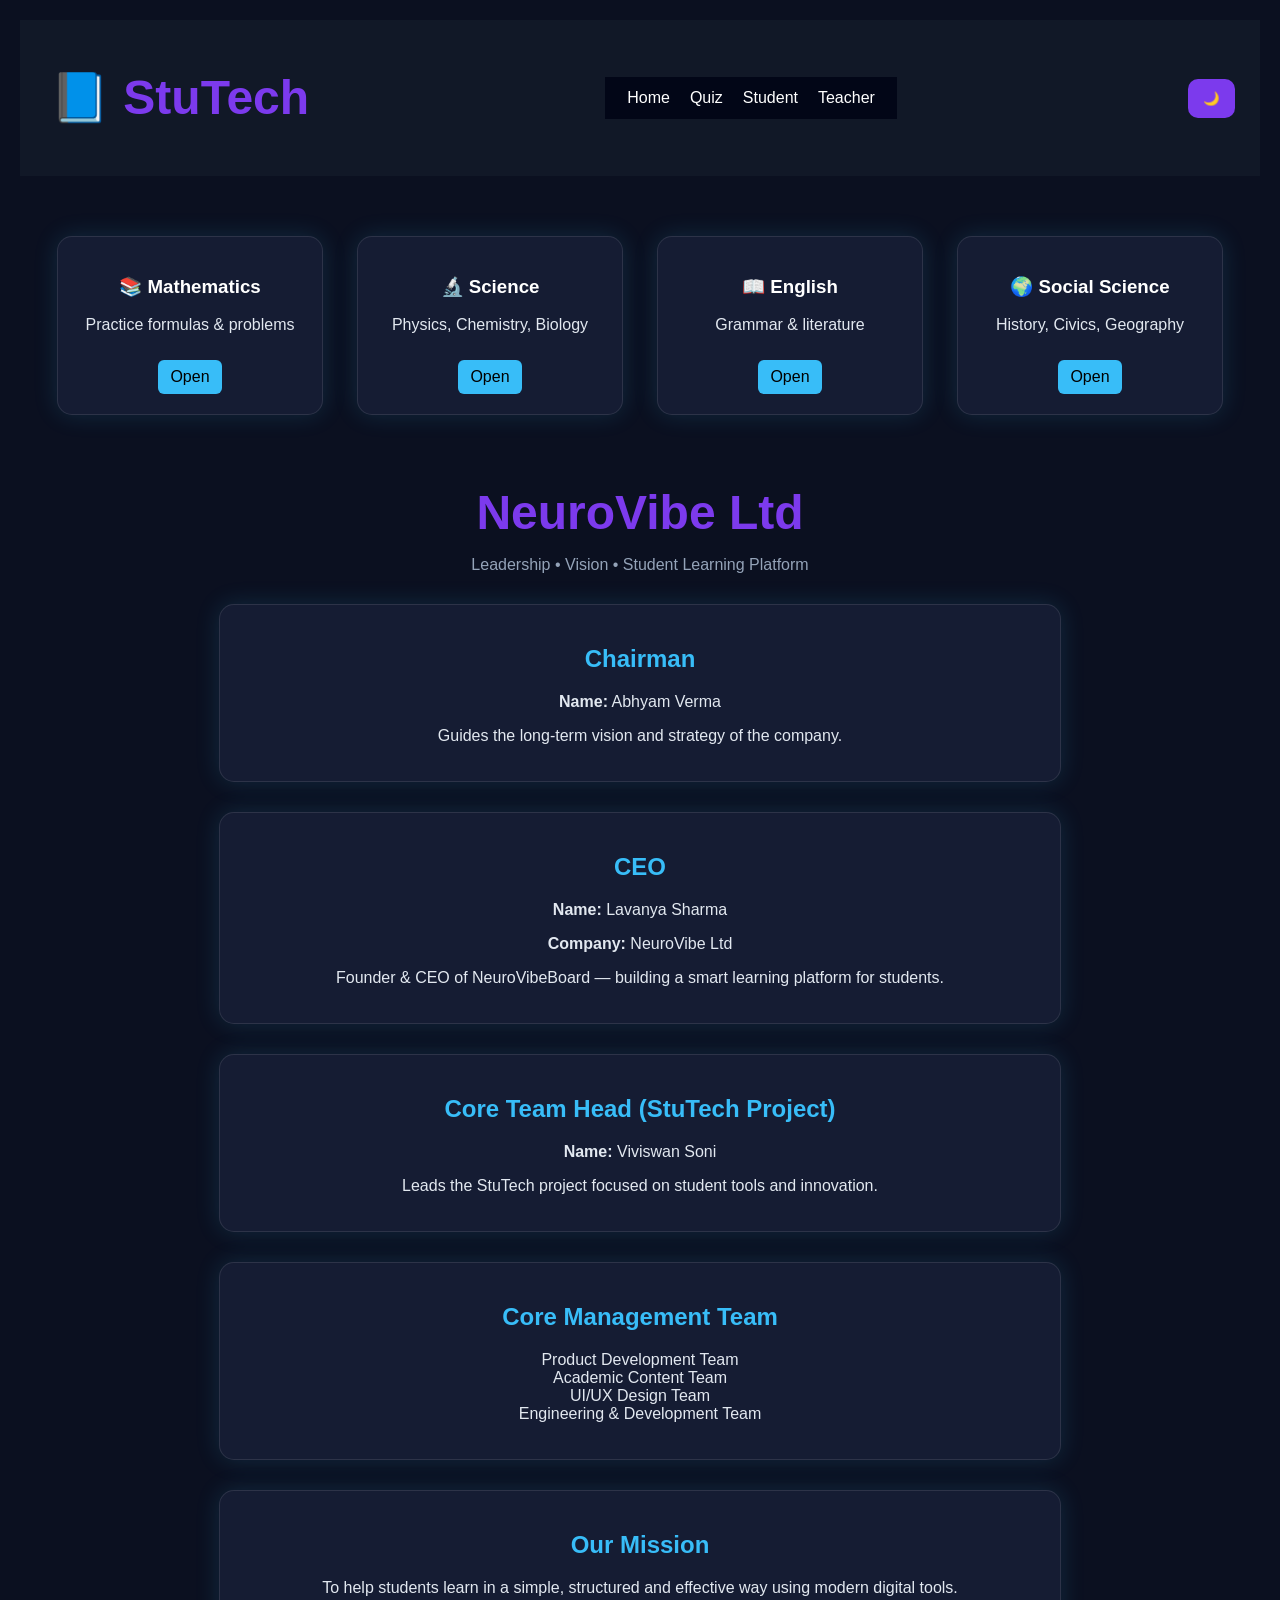
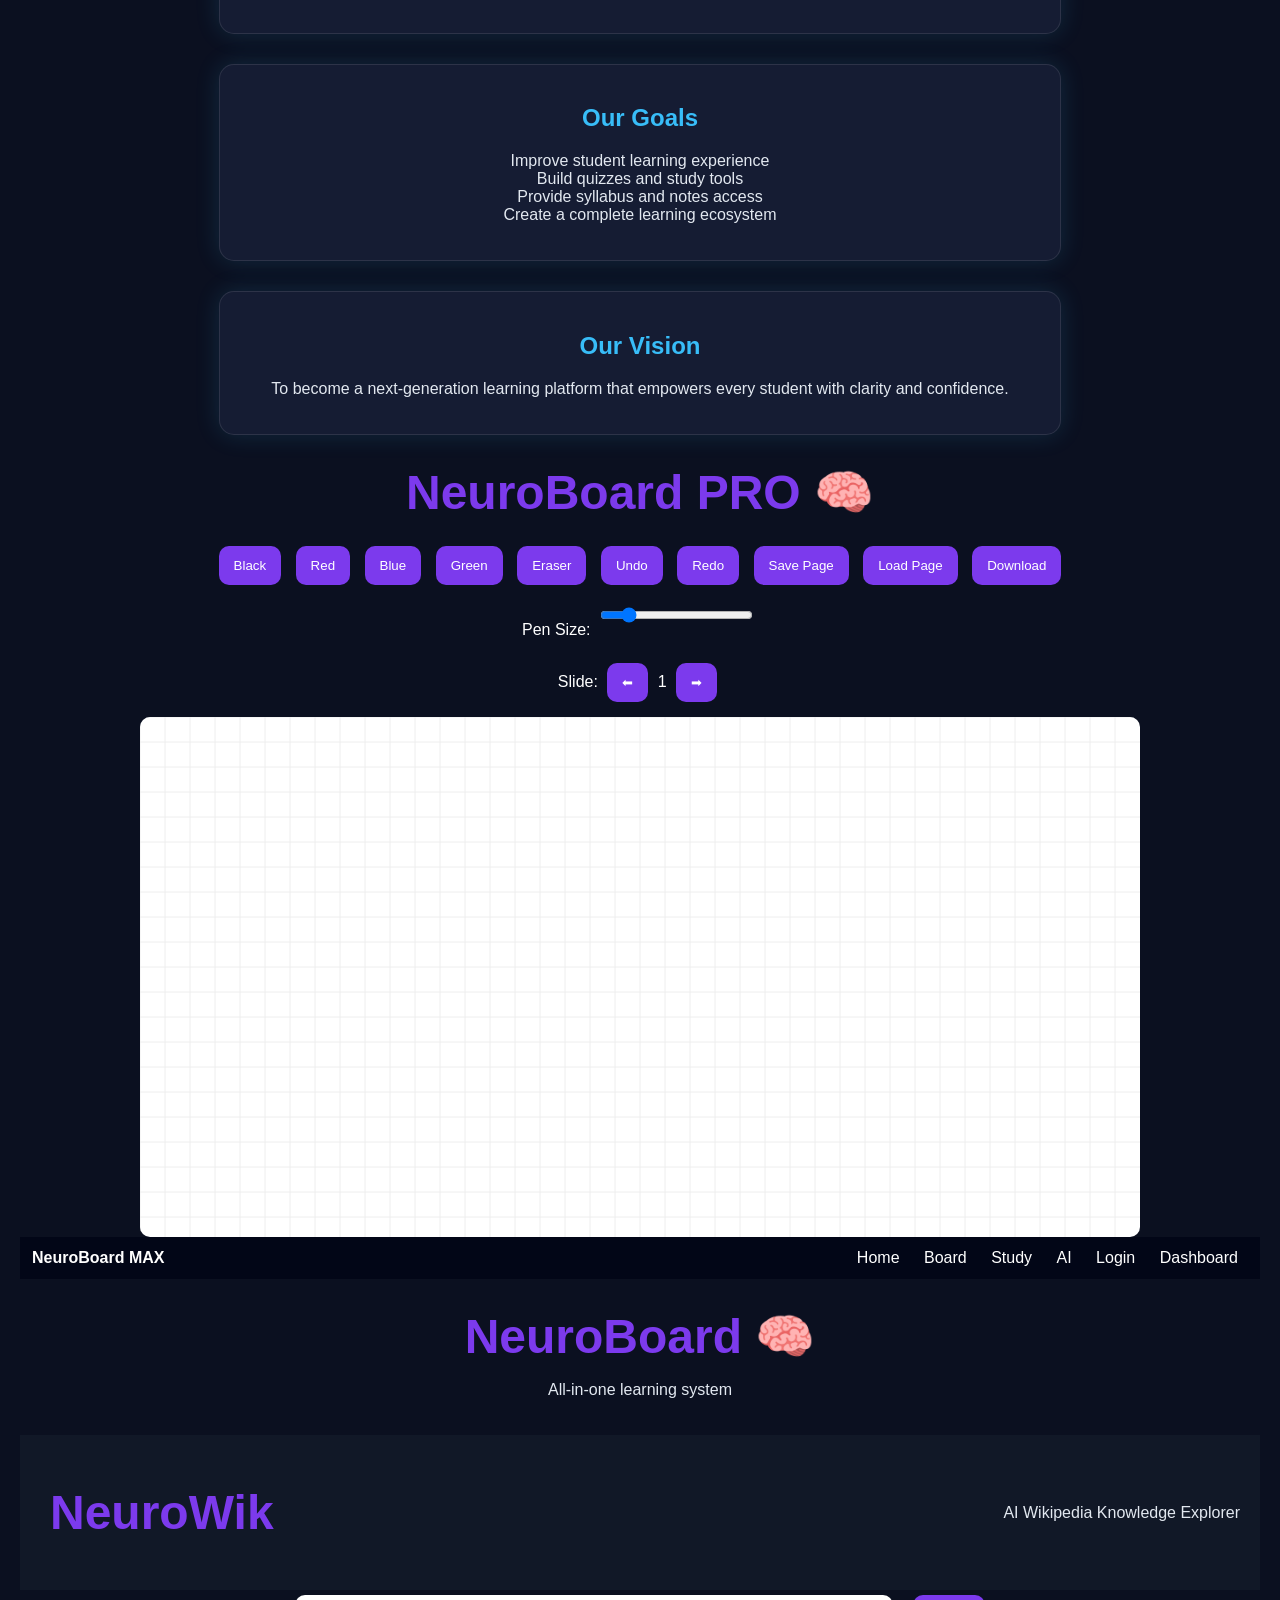
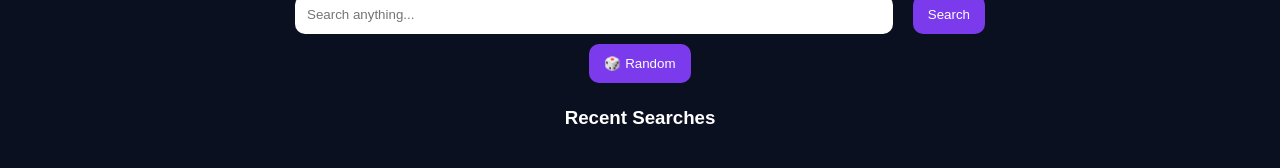
<file: index.html>
<!DOCTYPE html>
<html lang="en">
<head>
<meta charset="UTF-8">
<meta name="viewport" content="width=device-width, initial-scale=1.0">
<title>StuTech - Smart Learning Platform</title>
<link rel="stylesheet" href="style.css">
</head>

<body>

<header>
<h1>📘 StuTech</h1>

<nav>
<a href="index.html">Home</a>
<a href="quiz.html">Quiz</a>
<a href="student.html">Student</a>
<a href="teacher.html">Teacher</a>
</nav>

<button onclick="toggleTheme()">🌙</button>
</header>

<section class="hero">
<h2>Smart Learning for Everyone</h2>
<p>Learn • Practice • Grow</p>
</section>

<section class="cards">

<div class="card">
<h3>📚 Mathematics</h3>
<p>Practice formulas & problems</p>
<a href="maths.html">Open</a>
</div>

<div class="card">
<h3>🔬 Science</h3>
<p>Physics, Chemistry, Biology</p>
<a href="science.html">Open</a>
</div>

<div class="card">
<h3>📖 English</h3>
<p>Grammar & literature</p>
<a href="english.html">Open</a>
</div>

<div class="card">
<h3>🌍 Social Science</h3>
<p>History, Civics, Geography</p>
<a href="sst.html">Open</a>
</div>

</section>

<script src="script.js"></script>
</body>
</html>
<!DOCTYPE html>
<html lang="en">
<head>
<meta charset="UTF-8">
<meta name="viewport" content="width=device-width, initial-scale=1.0">
<title>NeuroVibe Ltd | Management</title>

<style>
body {
  margin: 0;
  font-family: Arial;
  background: radial-gradient(circle at top, #0f172a, #000);
  color: white;
  text-align: center;
  padding: 20px;
}

h1 {
  font-size: 45px;
  margin-top: 20px;
}

.sub {
  color: #94a3b8;
  margin-bottom: 30px;
}

.card {
  background: rgba(255,255,255,0.05);
  border: 1px solid rgba(255,255,255,0.1);
  border-radius: 20px;
  padding: 25px;
  margin: 20px auto;
  width: 80%;
  box-shadow: 0 0 25px rgba(56,189,248,0.15);
  transition: 0.3s;
}

.card:hover {
  transform: scale(1.02);
  box-shadow: 0 0 50px rgba(56,189,248,0.3);
}

h2 {
  color: #38bdf8;
}

p, li {
  color: #e2e8f0;
  font-size: 16px;
}

ul {
  list-style: none;
  padding: 0;
}
</style>

</head>

<body>

<h1>NeuroVibe Ltd</h1>
<p class="sub">Leadership • Vision • Student Learning Platform</p>

<!-- CHAIRMAN -->
<div class="card">
  <h2>Chairman</h2>
  <p><b>Name:</b> Abhyam Verma</p>
  <p>Guides the long-term vision and strategy of the company.</p>
</div>

<!-- CEO -->
<div class="card">
  <h2>CEO</h2>
  <p><b>Name:</b> Lavanya Sharma</p>
  <p><b>Company:</b> NeuroVibe Ltd</p>
  <p>Founder & CEO of NeuroVibeBoard — building a smart learning platform for students.</p>
</div>

<!-- CORE TEAM HEAD -->
<div class="card">
  <h2>Core Team Head (StuTech Project)</h2>
  <p><b>Name:</b> Viviswan Soni</p>
  <p>Leads the StuTech project focused on student tools and innovation.</p>
</div>

<!-- CORE MANAGEMENT -->
<div class="card">
  <h2>Core Management Team</h2>
  <ul>
    <li>Product Development Team</li>
    <li>Academic Content Team</li>
    <li>UI/UX Design Team</li>
    <li>Engineering & Development Team</li>
  </ul>
</div>

<!-- MISSION -->
<div class="card">
  <h2>Our Mission</h2>
  <p>
    To help students learn in a simple, structured and effective way using modern digital tools.
  </p>
</div>

<!-- GOALS -->
<div class="card">
  <h2>Our Goals</h2>
  <ul>
    <li>Improve student learning experience</li>
    <li>Build quizzes and study tools</li>
    <li>Provide syllabus and notes access</li>
    <li>Create a complete learning ecosystem</li>
  </ul>
</div>

<!-- VISION -->
<div class="card">
  <h2>Our Vision</h2>
  <p>
    To become a next-generation learning platform that empowers every student with clarity and confidence.
  </p>
</div>

</body>
</html>
<!DOCTYPE html>
<html>
<head>
<title>NeuroBoard Pro+</title>

<style>
body {
  margin: 0;
  font-family: Arial;
  background: #0f172a;
  color: white;
  text-align: center;
}

h1 { margin: 10px; }

.controls {
  padding: 10px;
}

canvas {
  background: white;
  display: block;
  margin: auto;
  border-radius: 10px;
  touch-action: none;
}

button, input {
  margin: 4px;
  padding: 8px;
  border-radius: 8px;
  border: none;
}
</style>
</head>

<body>

<h1>NeuroBoard PRO 🧠</h1>

<div class="controls">

  <button onclick="setColor('black')">Black</button>
  <button onclick="setColor('red')">Red</button>
  <button onclick="setColor('blue')">Blue</button>
  <button onclick="setColor('green')">Green</button>

  <button onclick="setEraser()">Eraser</button>

  <button onclick="undo()">Undo</button>
  <button onclick="redo()">Redo</button>

  <button onclick="savePage()">Save Page</button>
  <button onclick="loadPage()">Load Page</button>

  <button onclick="download()">Download</button>

  <br>

  Pen Size:
  <input type="range" min="1" max="25" value="3" onchange="setSize(this.value)">

  <br><br>

  Slide:
  <button onclick="prevPage()">⬅</button>
  <span id="pageNum">1</span>
  <button onclick="nextPage()">➡</button>

</div>

<canvas id="board" width="1000" height="520"></canvas>

<script>
let canvas = document.getElementById("board");
let ctx = canvas.getContext("2d");

let drawing = false;
let color = "black";
let size = 3;

let strokes = [];
let redoStack = [];

let pages = {}; // multi-page storage
let currentPage = 1;

function getPageData() {
  return pages[currentPage] || [];
}

function setPageData(data) {
  pages[currentPage] = data;
}

function drawGrid() {
  ctx.clearRect(0,0,canvas.width,canvas.height);
  ctx.strokeStyle = "#eee";

  for(let x=0;x<canvas.width;x+=25){
    ctx.beginPath();
    ctx.moveTo(x,0);
    ctx.lineTo(x,canvas.height);
    ctx.stroke();
  }

  for(let y=0;y<canvas.height;y+=25){
    ctx.beginPath();
    ctx.moveTo(0,y);
    ctx.lineTo(canvas.width,y);
    ctx.stroke();
  }
}

function redraw() {
  drawGrid();

  let data = getPageData();

  for(let s of data){
    ctx.strokeStyle = s.color;
    ctx.lineWidth = s.size;

    ctx.beginPath();
    s.points.forEach((p,i)=>{
      if(i===0) ctx.moveTo(p.x,p.y);
      else ctx.lineTo(p.x,p.y);
    });
    ctx.stroke();
  }
}

canvas.addEventListener("pointerdown",(e)=>{
  drawing = true;
  redoStack = [];

  let stroke = {color,size,points:[]};
  getPageData().push(stroke);

  draw(e);
});

canvas.addEventListener("pointerup",()=>drawing=false);
canvas.addEventListener("pointermove",draw);

function draw(e){
  if(!drawing) return;

  let rect = canvas.getBoundingClientRect();
  let x = e.clientX - rect.left;
  let y = e.clientY - rect.top;

  let page = getPageData();
  let stroke = page[page.length-1];

  stroke.points.push({x,y});
  redraw();
}

/* TOOLS */
function setColor(c){ color=c; }
function setSize(s){ size=s; }

function setEraser(){
  color="white";
  size=20;
}

function undo(){
  let page = getPageData();
  if(page.length>0){
    redoStack.push(page.pop());
    redraw();
  }
}

function redo(){
  let page = getPageData();
  if(redoStack.length>0){
    page.push(redoStack.pop());
    redraw();
  }
}

/* SAVE / LOAD */
function savePage(){
  localStorage.setItem("neuroboard_"+currentPage,
    JSON.stringify(getPageData()));
  alert("Page saved!");
}

function loadPage(){
  let data = localStorage.getItem("neuroboard_"+currentPage);
  if(data){
    pages[currentPage]=JSON.parse(data);
    redraw();
  }
}

/* MULTI PAGE */
function nextPage(){
  currentPage++;
  document.getElementById("pageNum").innerText=currentPage;
  redraw();
}

function prevPage(){
  if(currentPage>1){
    currentPage--;
    document.getElementById("pageNum").innerText=currentPage;
    redraw();
  }
}

/* DOWNLOAD */
function download(){
  let a=document.createElement("a");
  a.download="neuroboard.png";
  a.href=canvas.toDataURL();
  a.click();
}

/* INIT */
redraw();
</script>

</body>
</html>
<!DOCTYPE html>
<html>
<head>
<title>NeuroBoard MAX</title>

<style>
body{
  margin:0;
  font-family:Arial;
  background:#0f172a;
  color:white;
}

nav{
  display:flex;
  justify-content:space-between;
  padding:12px;
  background:#020617;
  position:sticky;
  top:0;
}

nav a{
  color:white;
  margin:0 8px;
  cursor:pointer;
}

section{
  display:none;
  padding:20px;
}

.active{display:block;}

.card{
  background:rgba(255,255,255,0.05);
  padding:15px;
  margin:10px;
  border-radius:10px;
}

/* whiteboard */
canvas{
  background:white;
  display:block;
  margin:auto;
  border-radius:10px;
  touch-action:none;
}

button,input{
  margin:5px;
  padding:8px;
  border-radius:8px;
  border:none;
}
</style>
</head>

<body>

<nav>
  <div><b>NeuroBoard MAX</b></div>
  <div>
    <a onclick="show('home')">Home</a>
    <a onclick="show('board')">Board</a>
    <a onclick="show('study')">Study</a>
    <a onclick="show('bot')">AI</a>
    <a onclick="show('login')">Login</a>
    <a onclick="show('dash')">Dashboard</a>
  </div>
</nav>

<!-- HOME -->
<section id="home" class="active">
  <h1>NeuroBoard 🧠</h1>
  <p>All-in-one learning system</p>
</section>

<!-- STUDY -->
<section id="study">

<h2>Study Materials 📚</h2>

<input onkeyup="search()" id="search" placeholder="Search notes...">

<div id="list">
  <div class="card"><a href="maths.pdf" target="_blank">Maths Notes</a></div>
  <div class="card"><a href="science.pdf" target="_blank">Science Notes</a></div>
  <div class="card"><a href="english.pdf" target="_blank">English Notes</a></div>
</div>

</section>

<!-- WHITEBOARD -->
<section id="board">

<h2>Whiteboard 🧠</h2>

<button onclick="setColor('black')">Black</button>
<button onclick="setColor('red')">Red</button>
<button onclick="setColor('blue')">Blue</button>
<button onclick="setEraser()">Eraser</button>
<button onclick="undo()">Undo</button>
<button onclick="redo()">Redo</button>
<button onclick="clearBoard()">Clear</button>
<button onclick="saveBoard()">Download</button>

<br>
Size:
<input type="range" min="1" max="20" value="3" onchange="size=this.value">

<canvas id="c" width="900" height="450"></canvas>

</section>

<!-- AI BOT -->
<section id="bot">

<h2>Neuro AI 🤖</h2>

<input id="msg" placeholder="Ask anything">
<button onclick="ask()">Ask</button>

<p id="reply"></p>

</section>

<!-- LOGIN -->
<section id="login">

<h2>Login 🔐</h2>

<input id="user" placeholder="Username"><br>
<input id="pass" type="password" placeholder="Password"><br>
<button onclick="login()">Login</button>

</section>

<!-- DASHBOARD -->
<section id="dash">
<h2>Dashboard 📊</h2>
<p id="welcome"></p>
</section>

<script>

/* NAV */
function show(id){
  document.querySelectorAll("section").forEach(s=>s.classList.remove("active"));
  document.getElementById(id).classList.add("active");
}

/* SEARCH */
function search(){
  let q=document.getElementById("search").value.toLowerCase();
  document.querySelectorAll("#list .card").forEach(c=>{
    c.style.display=c.innerText.toLowerCase().includes(q)?"block":"none";
  });
}

/* LOGIN */
function login(){
  let u=document.getElementById("user").value;
  if(!u)return alert("Enter username");
  localStorage.setItem("user",u);
  alert("Welcome "+u);
}

/* DASH */
function updateDash(){
  let u=localStorage.getItem("user");
  document.getElementById("welcome").innerText="Welcome "+u;
}
updateDash();

/* BOT */
function ask(){
  let q=document.getElementById("msg").value.toLowerCase();
  let r="I am learning...";

  if(q.includes("math")) r="Open Maths PDF 📘";
  else if(q.includes("science")) r="Open Science PDF 🔬";
  else if(q.includes("hello")) r="Hello 👋 Student";

  document.getElementById("reply").innerText=r;
}

/* WHITEBOARD */
let c=document.getElementById("c");
let ctx=c.getContext("2d");

let draw=false;
let color="black";
let size=3;

let strokes=[];
let redoStack=[];

c.addEventListener("pointerdown",e=>{
  draw=true;
  strokes.push([]);
});

c.addEventListener("pointerup",()=>draw=false);

c.addEventListener("pointermove",e=>{
  if(!draw)return;

  let r=c.getBoundingClientRect();
  let x=e.clientX-r.left;
  let y=e.clientY-r.top;

  let stroke=strokes[strokes.length-1];
  stroke.push({x,y,color,size});

  redraw();
});

function redraw(){
  ctx.clearRect(0,0,c.width,c.height);

  strokes.forEach(s=>{
    ctx.beginPath();
    for(let i=0;i<s.length;i++){
      ctx.strokeStyle=s[i].color;
      ctx.lineWidth=s[i].size;
      if(i==0) ctx.moveTo(s[i].x,s[i].y);
      else ctx.lineTo(s[i].x,s[i].y);
    }
    ctx.stroke();
  });
}

function setColor(c1){color=c1;}
function setEraser(){color="white";}
function clearBoard(){strokes=[];redraw();}

function undo(){
  redoStack.push(strokes.pop());
  redraw();
}

function redo(){
  if(redoStack.length>0)strokes.push(redoStack.pop());
  redraw();
}

function saveBoard(){
  let a=document.createElement("a");
  a.download="neuroboard.png";
  a.href=c.toDataURL();
  a.click();
}

</script>

</body>
</html>
<!DOCTYPE html>
<html lang="en">
<head>
<meta charset="UTF-8">
<meta name="viewport" content="width=device-width, initial-scale=1.0">
<title>NeuroWik</title>

<link rel="stylesheet" href="style.css">
</head>

<body>

<header>
    <h1>NeuroWik</h1>
    <p>AI Wikipedia Knowledge Explorer</p>
</header>

<div class="search-box">
    <input id="searchInput" placeholder="Search anything...">
    <button onclick="searchWiki()">Search</button>
</div>

<div class="actions">
    <button onclick="randomArticle()">🎲 Random</button>
</div>

<div id="result" class="card" style="display:none;"></div>

<div class="history">
    <h3>Recent Searches</h3>
    <div id="history"></div>
</div>

<script src="script.js"></script>

</body>
</html>
</file>
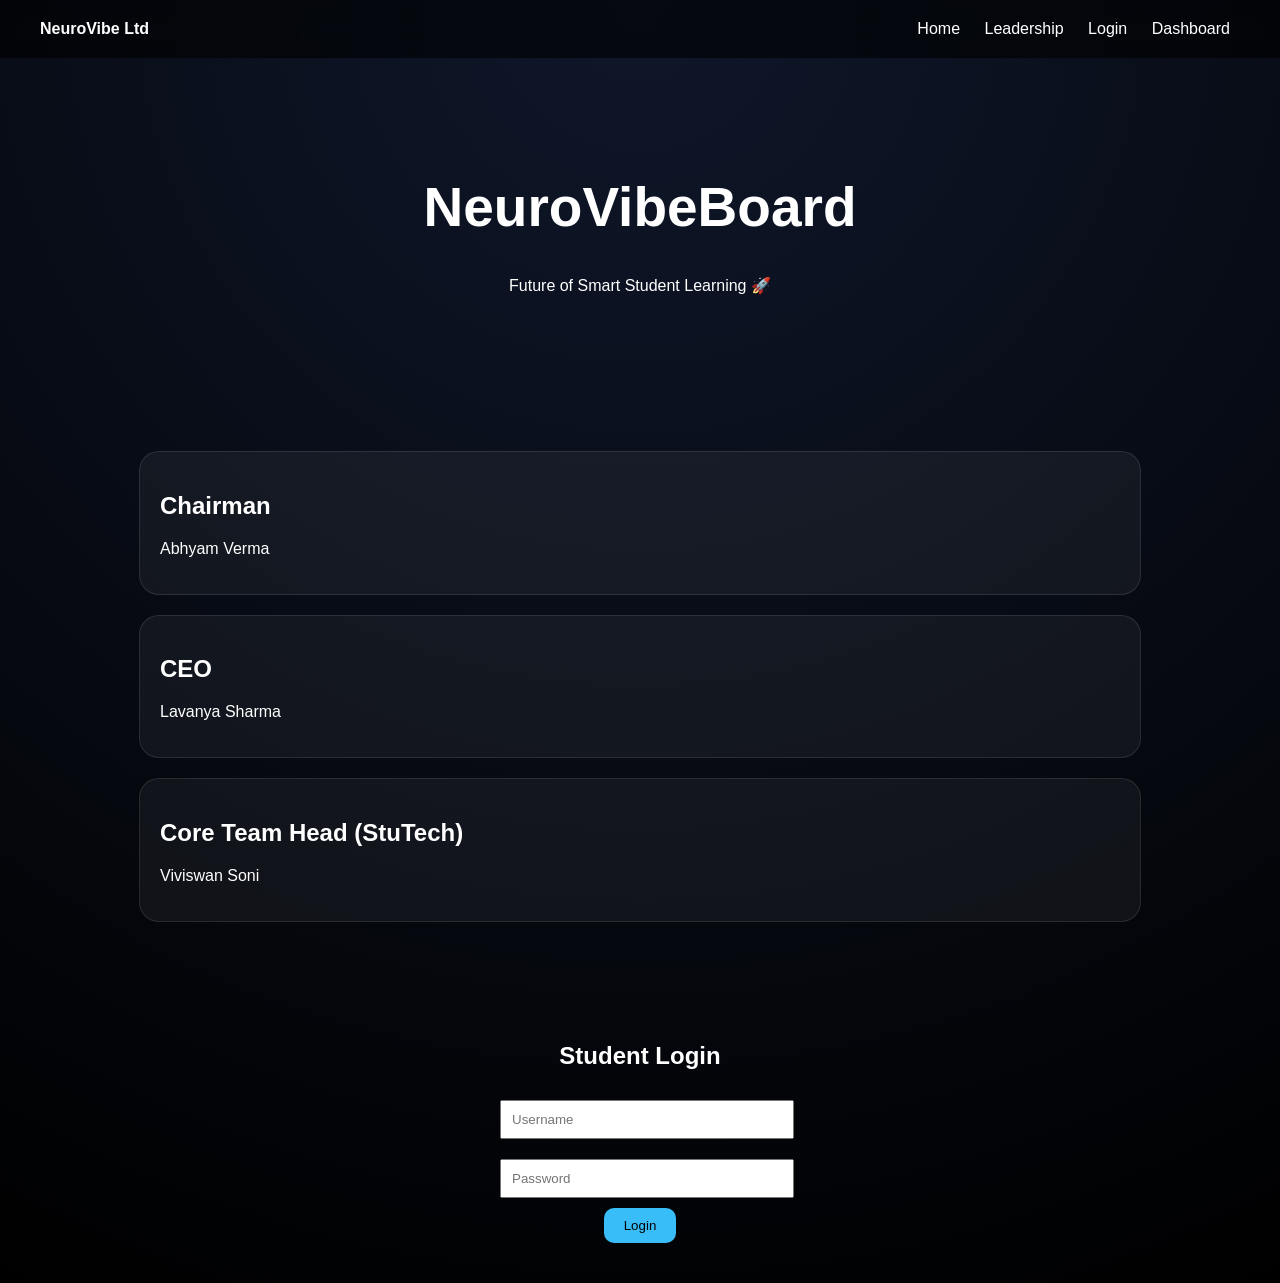
<file: management.html>
<!DOCTYPE html>
<html lang="en">
<head>
<meta charset="UTF-8">
<meta name="viewport" content="width=device-width, initial-scale=1.0">
<title>NeuroVibe Ltd | Future Learning</title>

<style>
body {
  margin: 0;
  font-family: Arial;
  background: radial-gradient(circle at top, #0f172a, #000);
  color: white;
}

/* NAVBAR */
nav {
  display: flex;
  justify-content: space-between;
  padding: 20px 40px;
  background: rgba(0,0,0,0.6);
  position: sticky;
  top: 0;
  backdrop-filter: blur(10px);
}

nav a {
  color: white;
  margin: 0 10px;
  text-decoration: none;
}

nav a:hover {
  color: #38bdf8;
}

/* HERO */
.hero {
  text-align: center;
  padding: 80px 20px;
}

.hero h1 {
  font-size: 55px;
  animation: glow 2s infinite alternate;
}

@keyframes glow {
  from { text-shadow: 0 0 10px #38bdf8; }
  to { text-shadow: 0 0 30px #0ea5e9; }
}

/* CARDS */
.card {
  background: rgba(255,255,255,0.05);
  border: 1px solid rgba(255,255,255,0.1);
  border-radius: 20px;
  padding: 20px;
  margin: 20px auto;
  width: 80%;
}

/* BUTTON */
button {
  padding: 10px 20px;
  border: none;
  background: #38bdf8;
  cursor: pointer;
  border-radius: 10px;
}

/* SECTIONS */
section {
  padding: 40px;
}

/* LOGIN BOX */
.login-box {
  width: 300px;
  margin: auto;
  text-align: center;
}

input {
  width: 90%;
  padding: 10px;
  margin: 10px;
}
</style>

</head>

<body>

<!-- NAVIGATION -->
<nav>
  <div><b>NeuroVibe Ltd</b></div>
  <div>
    <a href="#home">Home</a>
    <a href="#leaders">Leadership</a>
    <a href="#login">Login</a>
    <a href="#dashboard">Dashboard</a>
  </div>
</nav>

<!-- HERO -->
<div class="hero" id="home">
  <h1>NeuroVibeBoard</h1>
  <p>Future of Smart Student Learning 🚀</p>
</div>

<!-- LEADERSHIP -->
<section id="leaders">

<div class="card">
  <h2>Chairman</h2>
  <p>Abhyam Verma</p>
</div>

<div class="card">
  <h2>CEO</h2>
  <p>Lavanya Sharma</p>
</div>

<div class="card">
  <h2>Core Team Head (StuTech)</h2>
  <p>Viviswan Soni</p>
</div>

</section>

<!-- LOGIN -->
<section id="login">

<h2 style="text-align:center;">Student Login</h2>

<div class="login-box">
  <input id="user" placeholder="Username">
  <input id="pass" type="password" placeholder="Password">
  <button onclick="login()">Login</button>
</div>

</section>

<!-- DASHBOARD -->
<section id="dashboard" style="display:none;">

<div class="card">
  <h2>Student Dashboard</h2>
  <p id="welcome"></p>

  <ul>
    <li>📘 Syllabus</li>
    <li>🧠 Quizzes</li>
    <li>📄 Notes</li>
  </ul>
</div>

</section>

<script>
function login() {
  let u = document.getElementById("user").value;

  if (u === "") {
    alert("Enter username");
    return;
  }

  document.getElementById("login").style.display = "none";
  document.getElementById("dashboard").style.display = "block";

  document.getElementById("welcome").innerText =
    "Welcome " + u + " to NeuroVibeBoard 🚀";
}
</script>

</body>
</html>
</file>
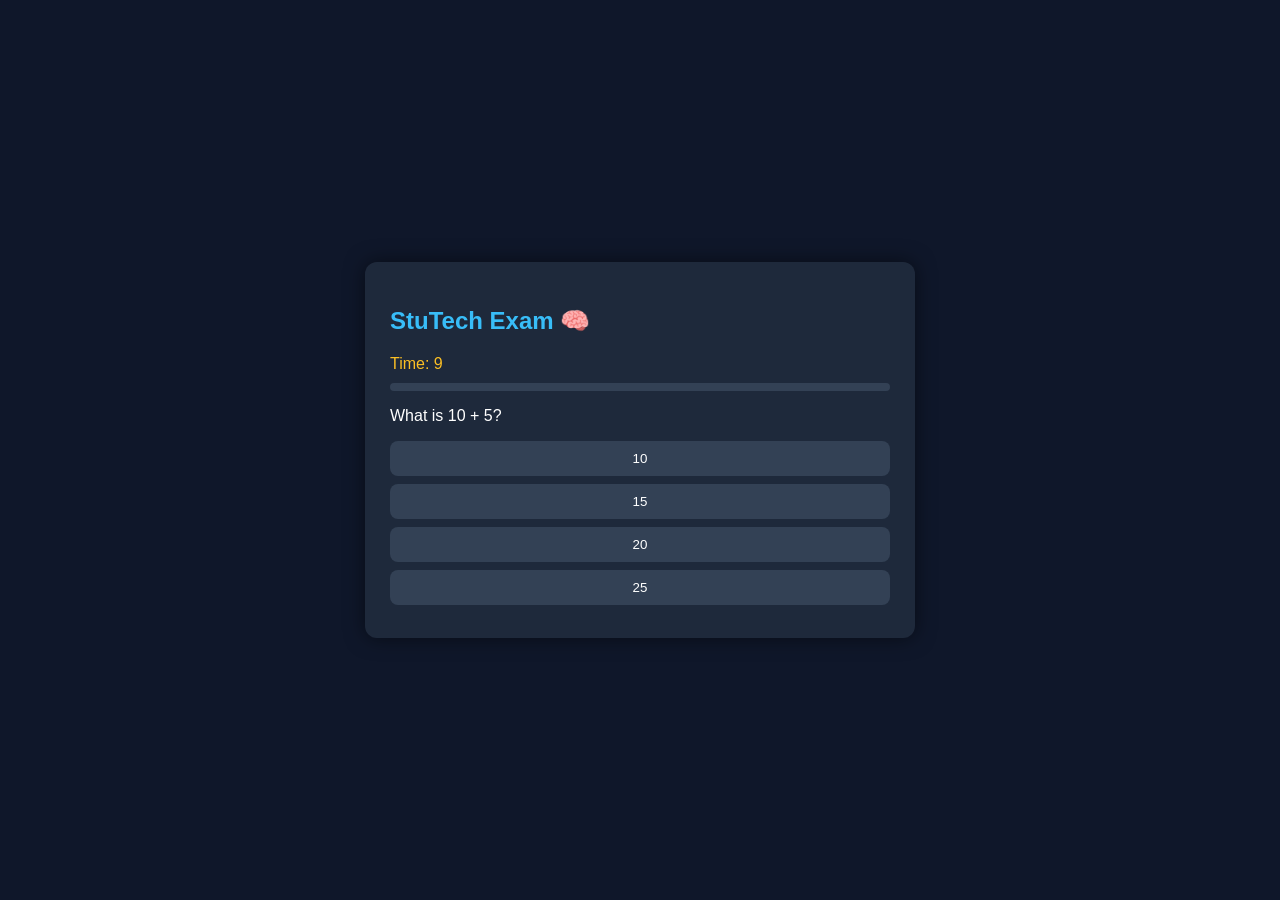
<file: quiz.html>
<!DOCTYPE html>
<html lang="en">
<head>
<meta charset="UTF-8">
<meta name="viewport" content="width=device-width, initial-scale=1.0">
<title>StuTech Exam System</title>

<style>
body{
font-family:Arial;
background:#0f172a;
color:white;
display:flex;
justify-content:center;
align-items:center;
height:100vh;
margin:0;
}

.box{
background:#1e293b;
padding:25px;
border-radius:12px;
width:90%;
max-width:500px;
box-shadow:0 0 20px rgba(0,0,0,0.5);
}

h2{color:#38bdf8;}

#timer{
color:#fbbf24;
margin-bottom:10px;
}

.btn{
display:block;
width:100%;
margin:8px 0;
padding:10px;
border:none;
border-radius:8px;
cursor:pointer;
background:#334155;
color:white;
transition:0.3s;
}

.btn:hover{
background:#38bdf8;
color:black;
}

#next{
background:#22c55e;
display:none;
}

#progress{
height:8px;
background:#334155;
border-radius:10px;
margin:10px 0;
overflow:hidden;
}

#bar{
height:100%;
width:0%;
background:#38bdf8;
transition:0.3s;
}
</style>
</head>

<body>

<div class="box" id="quizBox">

<h2>StuTech Exam 🧠</h2>

<div id="timer">Time: 10</div>

<div id="progress">
<div id="bar"></div>
</div>

<p id="question"></p>

<div id="options"></div>

<button id="next" onclick="next()">Next ➡</button>

</div>

<script>
const quiz = [
{
q:"What is 10 + 5?",
options:["10","15","20","25"],
answer:"15"
},
{
q:"Capital of France?",
options:["London","Paris","Rome","Berlin"],
answer:"Paris"
},
{
q:"H2O is?",
options:["Oxygen","Water","Salt","Hydrogen"],
answer:"Water"
},
{
q:"2 x 9 = ?",
options:["18","16","20","14"],
answer:"18"
}
];

let index=0;
let score=0;
let time=10;
let timer;

function startTimer(){
time=10;
document.getElementById("timer").innerText="Time: "+time;

timer=setInterval(()=>{
time--;
document.getElementById("timer").innerText="Time: "+time;

if(time==0){
clearInterval(timer);
autoNext();
}
},1000);
}

function load(){
document.getElementById("next").style.display="none";

let q=quiz[index];
document.getElementById("question").innerText=q.q;

let html="";
q.options.forEach(opt=>{
html+=`<button class="btn" onclick="check(this,'${opt}')">${opt}</button>`;
});

document.getElementById("options").innerHTML=html;

let percent=(index/quiz.length)*100;
document.getElementById("bar").style.width=percent+"%";

startTimer();
}

function check(btn,ans){
clearInterval(timer);

if(ans===quiz[index].answer){
score++;
btn.style.background="green";
}else{
btn.style.background="red";
}

document.querySelectorAll(".btn").forEach(b=>b.disabled=true);
document.getElementById("next").style.display="block";
}

function next(){
index++;
clearInterval(timer);

if(index<quiz.length){
load();
}else{
document.getElementById("quizBox").innerHTML=`
<h2>🎉 Exam Finished</h2>
<p>Your Score: ${score} / ${quiz.length}</p>
<button onclick="location.reload()" class="btn">Restart</button>
`;
}
}

function autoNext(){
document.getElementById("next").style.display="block";
document.querySelectorAll(".btn").forEach(b=>b.disabled=true);
}

load();
</script>

</body>
</html>
</file>
<file: style.css>
body{
margin:0;
font-family:Arial;
background:#0f172a;
color:white;
transition:0.3s;
}

header{
display:flex;
justify-content:space-between;
align-items:center;
padding:15px 25px;
background:#111827;
position:sticky;
top:0;
}

nav a{
color:white;
margin:0 10px;
text-decoration:none;
}

.hero{
text-align:center;
padding:60px 20px;
}

.hero h2{
font-size:2.5rem;
color:#38bdf8;
}

.cards{
display:grid;
grid-template-columns:repeat(auto-fit,minmax(200px,1fr));
gap:20px;
padding:30px;
}

.card{
background:#1e293b;
padding:20px;
border-radius:10px;
transition:0.3s;
}

.card:hover{
transform:scale(1.05);
}

.card a{
display:inline-block;
margin-top:10px;
background:#38bdf8;
color:black;
padding:8px 12px;
text-decoration:none;
border-radius:6px;
}

/* LIGHT MODE */
.light{
background:white;
color:black;
}

.light header{
background:#e5e7eb;
}

.light .card{
background:#f3f4f6;
}body{
    margin:0;
    font-family:Arial;
    background:#0b1020;
    color:white;
}

header{
    text-align:center;
    padding:40px 20px;
}

h1{
    color:#7c3aed;
    font-size:3rem;
}

.search-box{
    display:flex;
    max-width:700px;
    margin:auto;
    gap:10px;
}

input{
    flex:1;
    padding:12px;
    border-radius:10px;
    border:none;
    outline:none;
}

button{
    padding:12px 15px;
    border:none;
    border-radius:10px;
    background:#7c3aed;
    color:white;
    cursor:pointer;
}

.card{
    max-width:800px;
    margin:30px auto;
    background:#151c33;
    padding:20px;
    border-radius:15px;
}

img{
    width:100%;
    border-radius:10px;
    margin-bottom:10px;
}

.history{
    text-align:center;
}

.tag{
    display:inline-block;
    background:#222b45;
    padding:6px 12px;
    margin:5px;
    border-radius:20px;
    cursor:pointer;
}
</file>
